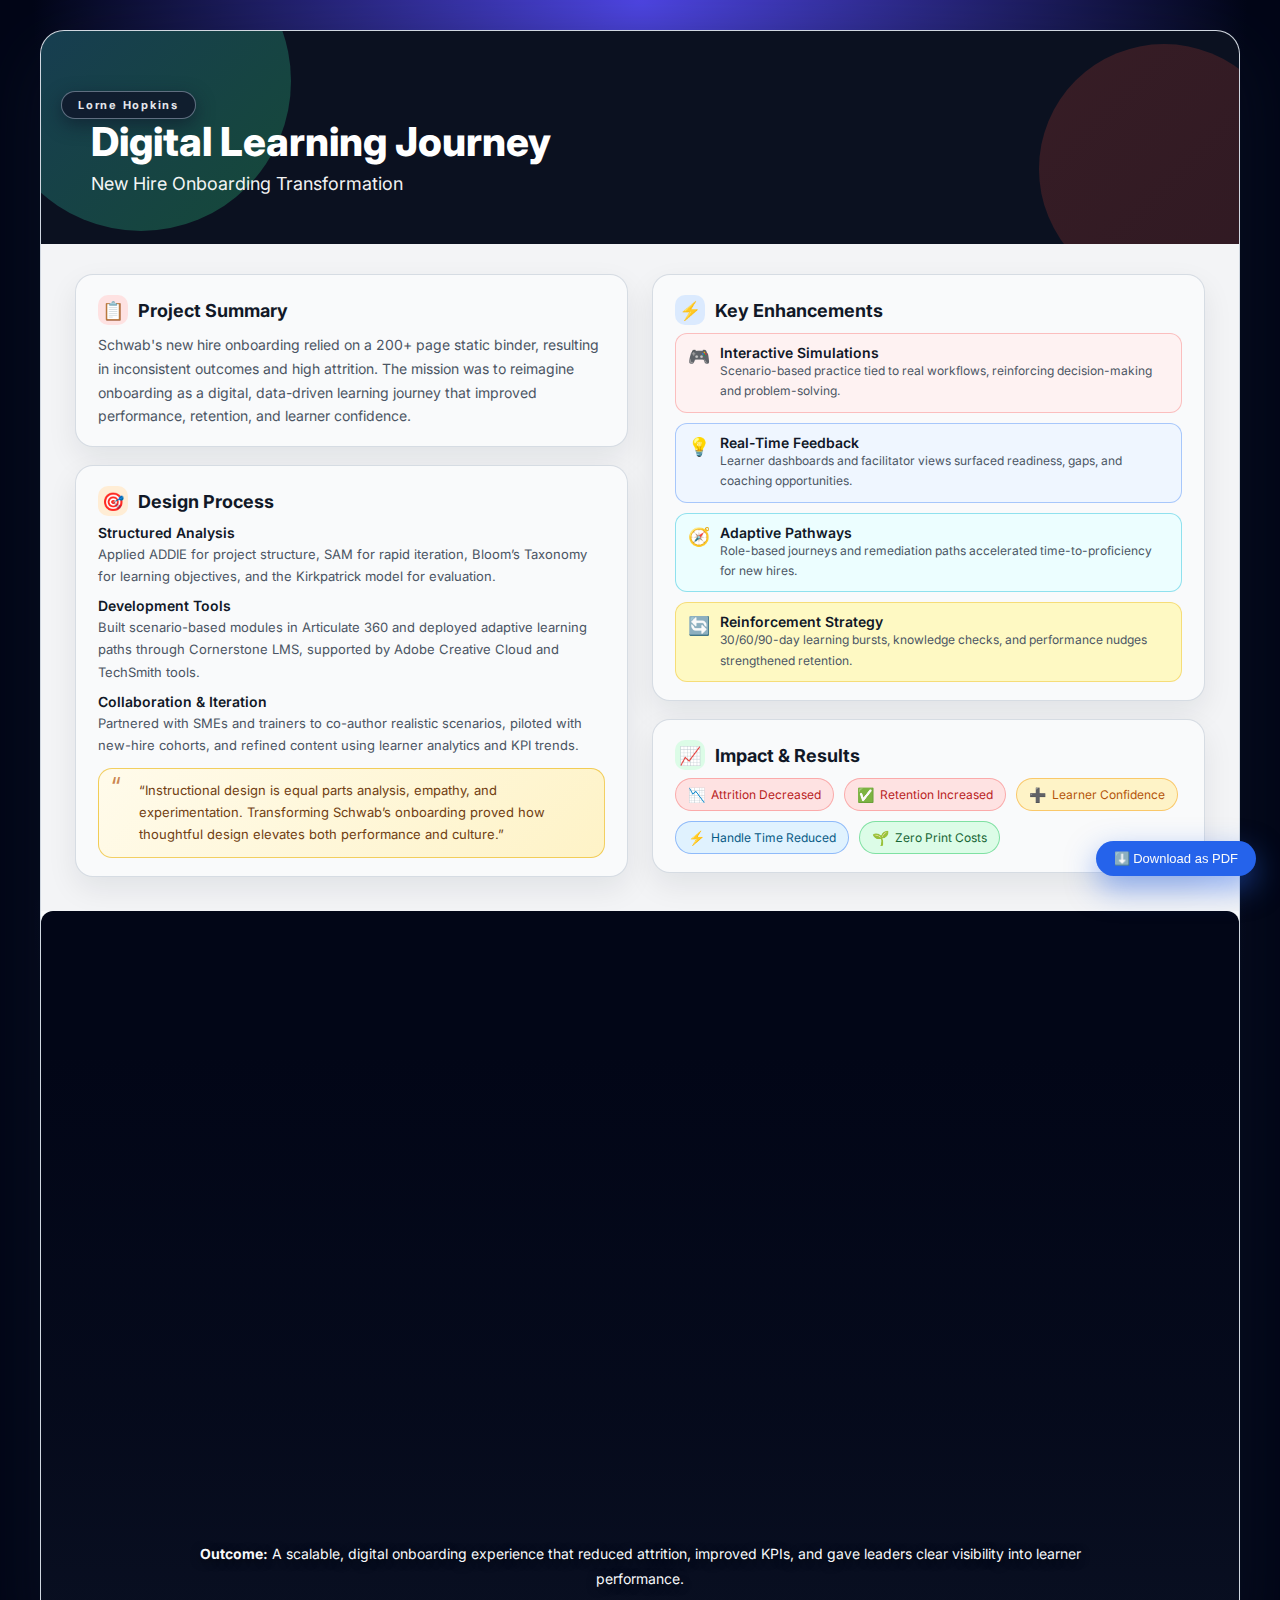
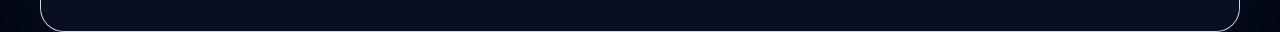
<file: index.html>
<!DOCTYPE html>
<html lang="en">
<head>
  <meta charset="UTF-8" />
  <meta name="viewport" content="width=device-width, initial-scale=1.0" />
  <title>Schwab Digital Learning Journey</title>
  <link href="https://fonts.googleapis.com/css2?family=Inter:wght@300;400;500;600;700;800&display=swap" rel="stylesheet" />
  <link rel="stylesheet" href="styles.css" />
</head>
<body>
  <div class="page-wrapper">
    <header class="header">
      <div class="header-overlay"></div>
      <div class="logo">Lorne Hopkins</div>
      <h1>Digital Learning Journey</h1>
      <div class="subtitle">New Hire Onboarding Transformation</div>
    </header>
    <main class="main-content">
      <section class="column left-column">
        <section class="section card reveal">
          <div class="section-header"><div class="section-icon summary">📋</div><h2 class="section-title">Project Summary</h2></div>
          <p class="section-body">Schwab's new hire onboarding relied on a 200+ page static binder, resulting in inconsistent outcomes and high attrition. The mission was to reimagine onboarding as a digital, data-driven learning journey that improved performance, retention, and learner confidence.</p>
        </section>
        <section class="section card reveal">
          <div class="section-header"><div class="section-icon process">🎯</div><h2 class="section-title">Design Process</h2></div>
          <div class="bullet-group">
            <div class="bullet"><div class="bullet-title">Structured Analysis</div><div class="bullet-text">Applied ADDIE for project structure, SAM for rapid iteration, Bloom’s Taxonomy for learning objectives, and the Kirkpatrick model for evaluation.</div></div>
            <div class="bullet"><div class="bullet-title">Development Tools</div><div class="bullet-text">Built scenario-based modules in Articulate 360 and deployed adaptive learning paths through Cornerstone LMS, supported by Adobe Creative Cloud and TechSmith tools.</div></div>
            <div class="bullet"><div class="bullet-title">Collaboration & Iteration</div><div class="bullet-text">Partnered with SMEs and trainers to co-author realistic scenarios, piloted with new-hire cohorts, and refined content using learner analytics and KPI trends.</div></div>
          </div>
          <div class="quote-box"><p class="quote-text">“Instructional design is equal parts analysis, empathy, and experimentation. Transforming Schwab’s onboarding proved how thoughtful design elevates both performance and culture.”</p></div>
        </section>
      </section>
      <section class="column right-column">
        <section class="section card reveal">
          <div class="section-header"><div class="section-icon enhance">⚡</div><h2 class="section-title">Key Enhancements</h2></div>
          <div class="enhancement-list">
            <div class="enhancement"><div class="enhancement-icon">🎮</div><div class="enhancement-body"><div class="enhancement-title">Interactive Simulations</div><div class="enhancement-text">Scenario-based practice tied to real workflows, reinforcing decision-making and problem-solving.</div></div></div>
            <div class="enhancement"><div class="enhancement-icon">💡</div><div class="enhancement-body"><div class="enhancement-title">Real-Time Feedback</div><div class="enhancement-text">Learner dashboards and facilitator views surfaced readiness, gaps, and coaching opportunities.</div></div></div>
            <div class="enhancement"><div class="enhancement-icon">🧭</div><div class="enhancement-body"><div class="enhancement-title">Adaptive Pathways</div><div class="enhancement-text">Role-based journeys and remediation paths accelerated time-to-proficiency for new hires.</div></div></div>
            <div class="enhancement"><div class="enhancement-icon">🔄</div><div class="enhancement-body"><div class="enhancement-title">Reinforcement Strategy</div><div class="enhancement-text">30/60/90-day learning bursts, knowledge checks, and performance nudges strengthened retention.</div></div></div>
          </div>
        </section>
        <section class="section card reveal">
          <div class="section-header"><div class="section-icon impact">📈</div><h2 class="section-title">Impact & Results</h2></div>
          <div class="impact-grid">
            <div class="impact-pill"><span class="impact-icon">📉</span><span>Attrition Decreased</span></div>
            <div class="impact-pill"><span class="impact-icon">✅</span><span>Retention Increased</span></div>
            <div class="impact-pill"><span class="impact-icon">➕</span><span>Learner Confidence</span></div>
            <div class="impact-pill"><span class="impact-icon">⚡</span><span>Handle Time Reduced</span></div>
            <div class="impact-pill"><span class="impact-icon">🌱</span><span>Zero Print Costs</span></div>
          </div>
        </section>
      </section>
    </main>
    <footer class="footer">
      <div class="footer-overlay"></div>
      <div class="footer-text"><strong>Outcome:</strong> A scalable, digital onboarding experience that reduced attrition, improved KPIs, and gave leaders clear visibility into learner performance.</div>
    </footer>
  </div>
  <button id="downloadPDF" class="pdf-button">⬇️ Download as PDF</button>
  <script src="script.js"></script>
</body>
</html>
</file>
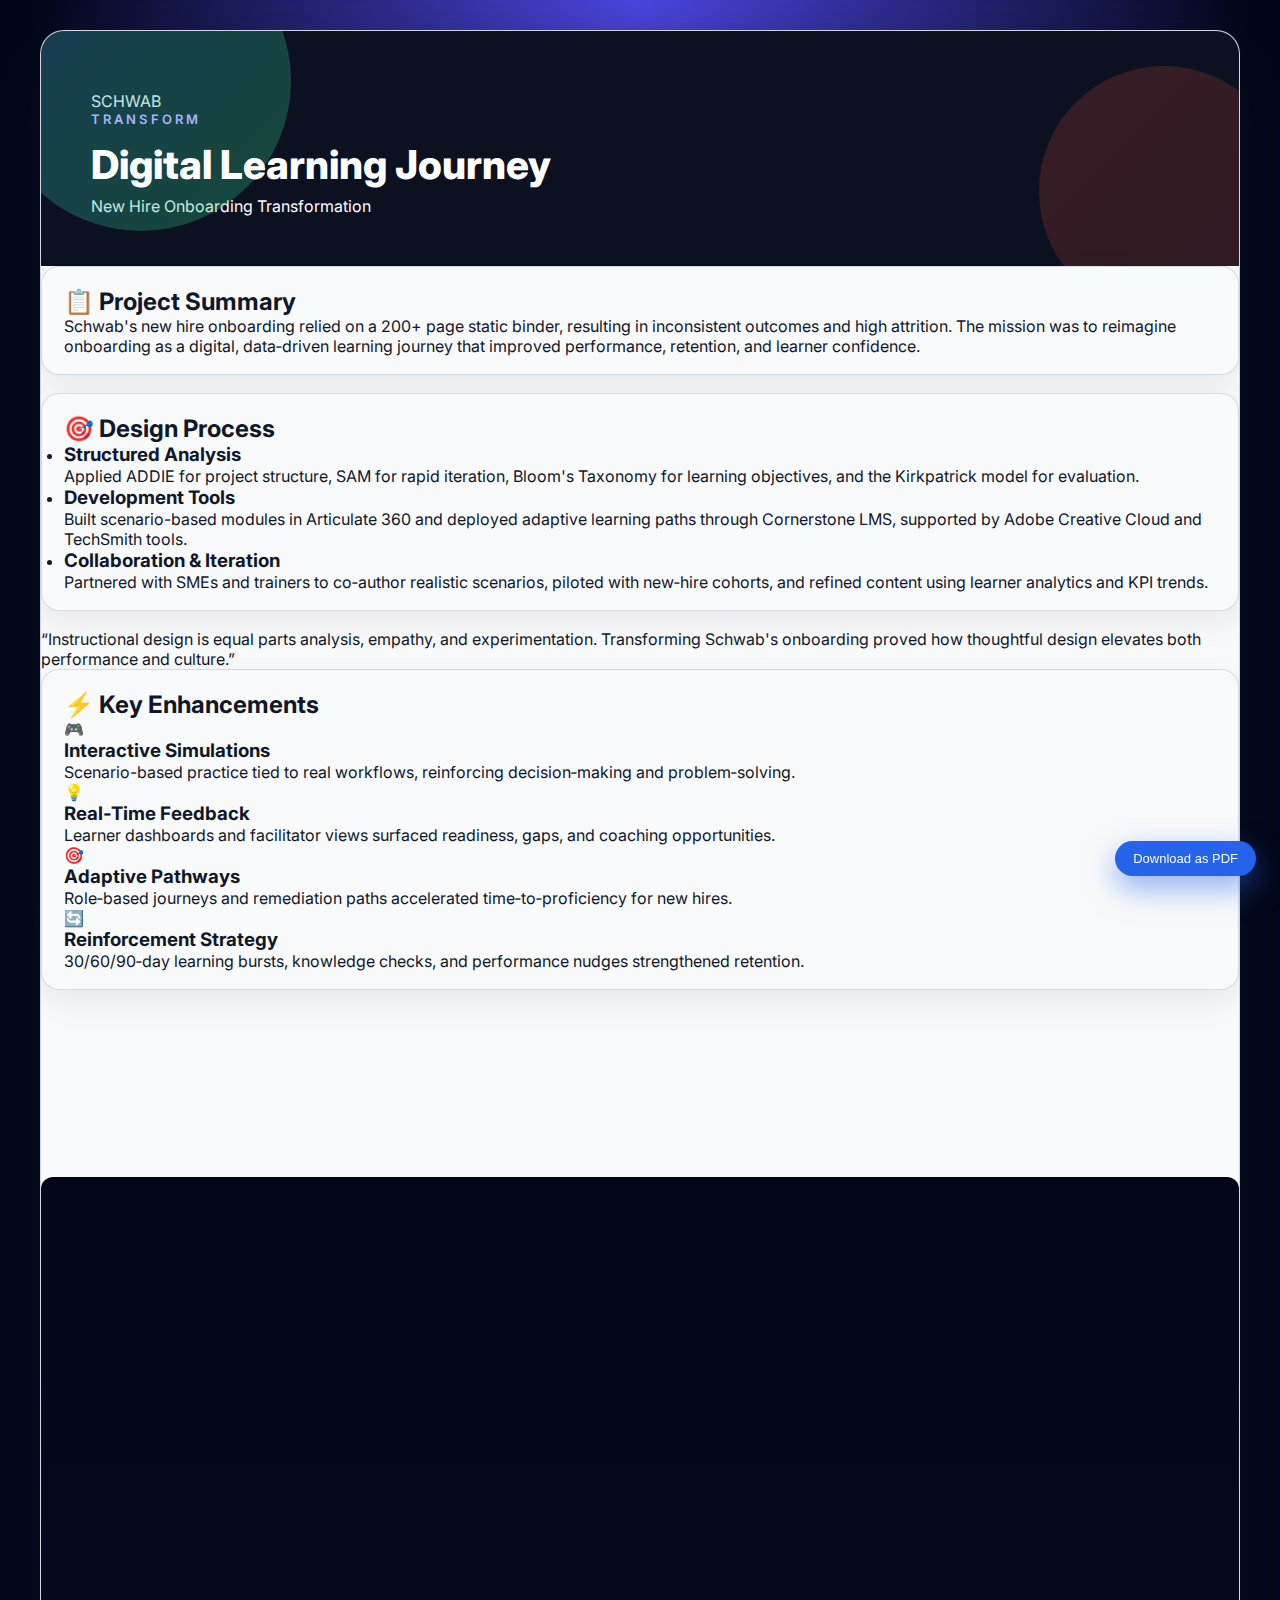
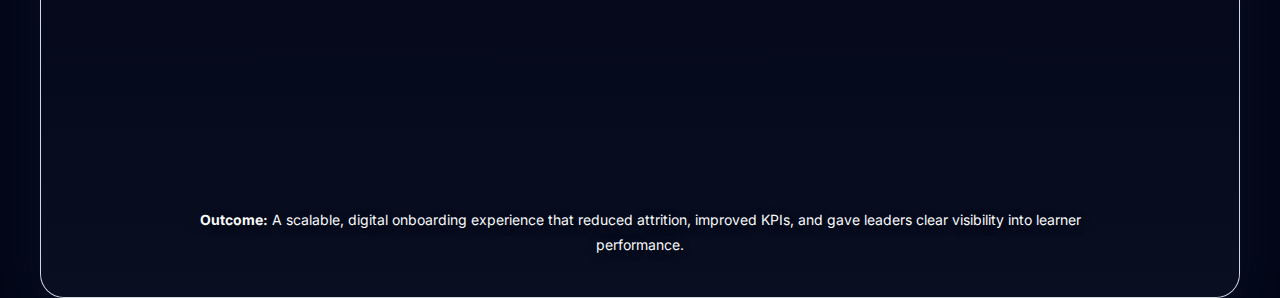
<file: eight.index.html>
<!DOCTYPE html>
<html lang="en">
<head>
  <meta charset="UTF-8" />
  <meta name="viewport" content="width=device-width, initial-scale=1.0" />
  <title>Schwab Digital Learning Journey – Impact One-Pager</title>
  <link href="https://fonts.googleapis.com/css2?family=Inter:wght@300;400;500;600;700;800&display=swap" rel="stylesheet" />
  <link rel="stylesheet" href="styles.css" />
</head>
<body>
  <div class="page-wrapper">
    <!-- HERO / HEADER -->
    <header class="header">
      <div class="logo-pill">SCHWAB</div>
      <div class="header-inner">
        <p class="header-tag">TRANSFORM</p>
        <h1 class="header-title">Digital Learning Journey</h1>
        <p class="header-subtitle">New Hire Onboarding Transformation</p>
      </div>
    </header>

    <!-- MAIN GRID CONTENT -->
    <main class="main">
      <!-- LEFT COLUMN -->
      <section class="column column-left">
        <section class="card section reveal">
          <h2 class="section-heading">
            <span class="icon">📋</span>
            Project Summary
          </h2>
          <p>
            Schwab's new hire onboarding relied on a 200+ page static binder, resulting in inconsistent outcomes and high attrition.
            The mission was to reimagine onboarding as a digital, data‑driven learning journey that improved performance, retention,
            and learner confidence.
          </p>
        </section>

        <section class="card section reveal">
          <h2 class="section-heading">
            <span class="icon">🎯</span>
            Design Process
          </h2>
          <ul class="bullets">
            <li>
              <h3>Structured Analysis</h3>
              <p>Applied ADDIE for project structure, SAM for rapid iteration, Bloom's Taxonomy for learning objectives, and the Kirkpatrick model for evaluation.</p>
            </li>
            <li>
              <h3>Development Tools</h3>
              <p>Built scenario-based modules in Articulate 360 and deployed adaptive learning paths through Cornerstone LMS, supported by Adobe Creative Cloud and TechSmith tools.</p>
            </li>
            <li>
              <h3>Collaboration &amp; Iteration</h3>
              <p>Partnered with SMEs and trainers to co‑author realistic scenarios, piloted with new‑hire cohorts, and refined content using learner analytics and KPI trends.</p>
            </li>
          </ul>
        </section>

        <section class="quote section reveal">
          <p>
            “Instructional design is equal parts analysis, empathy, and experimentation. Transforming Schwab's onboarding proved how
            thoughtful design elevates both performance and culture.”
          </p>
        </section>
      </section>

      <!-- RIGHT COLUMN -->
      <section class="column column-right">
        <section class="card section reveal">
          <h2 class="section-heading">
            <span class="icon">⚡</span>
            Key Enhancements
          </h2>

          <div class="feature-list">
            <article class="feature">
              <div class="feature-icon">🎮</div>
              <div>
                <h3>Interactive Simulations</h3>
                <p>Scenario-based practice tied to real workflows, reinforcing decision‑making and problem‑solving.</p>
              </div>
            </article>

            <article class="feature">
              <div class="feature-icon">💡</div>
              <div>
                <h3>Real-Time Feedback</h3>
                <p>Learner dashboards and facilitator views surfaced readiness, gaps, and coaching opportunities.</p>
              </div>
            </article>

            <article class="feature">
              <div class="feature-icon">🎯</div>
              <div>
                <h3>Adaptive Pathways</h3>
                <p>Role‑based journeys and remediation paths accelerated time‑to‑proficiency for new hires.</p>
              </div>
            </article>

            <article class="feature">
              <div class="feature-icon">🔄</div>
              <div>
                <h3>Reinforcement Strategy</h3>
                <p>30/60/90‑day learning bursts, knowledge checks, and performance nudges strengthened retention.</p>
              </div>
            </article>
          </div>
        </section>

        <section class="card section reveal">
          <h2 class="section-heading">
            <span class="icon">📈</span>
            Impact &amp; Results
          </h2>

          <div class="metrics-row">
            <div class="metric-pill">
              <span class="metric-icon">📉</span>
              <span class="metric-label">Attrition Decreased</span>
            </div>
            <div class="metric-pill">
              <span class="metric-icon">📈</span>
              <span class="metric-label">Retention Increased</span>
            </div>
            <div class="metric-pill">
              <span class="metric-icon">+25%</span>
              <span class="metric-label">Learner Confidence</span>
            </div>
          </div>

          <div class="metrics-row">
            <div class="metric-pill">
              <span class="metric-icon">⚡</span>
              <span class="metric-label">Handle Time Reduced</span>
            </div>
            <div class="metric-pill">
              <span class="metric-icon">🌱</span>
              <span class="metric-label">Zero Print Costs</span>
            </div>
          </div>
        </section>
      </section>
    </main>

    <!-- FOOTER SUMMARY -->
    <footer class="footer">
      <div class="footer-overlay"></div>
      <p class="footer-text">
        <strong>Outcome:</strong>
        A scalable, digital onboarding experience that reduced attrition, improved KPIs, and gave leaders clear visibility into learner performance.
      </p>
    </footer>
  </div>

  <!-- Simple PDF fallback: opens browser print dialog -->
  <button id="downloadPDF" class="pdf-button">Download as PDF</button>

  <script src="script.js"></script>
</body>
</html>
</file>
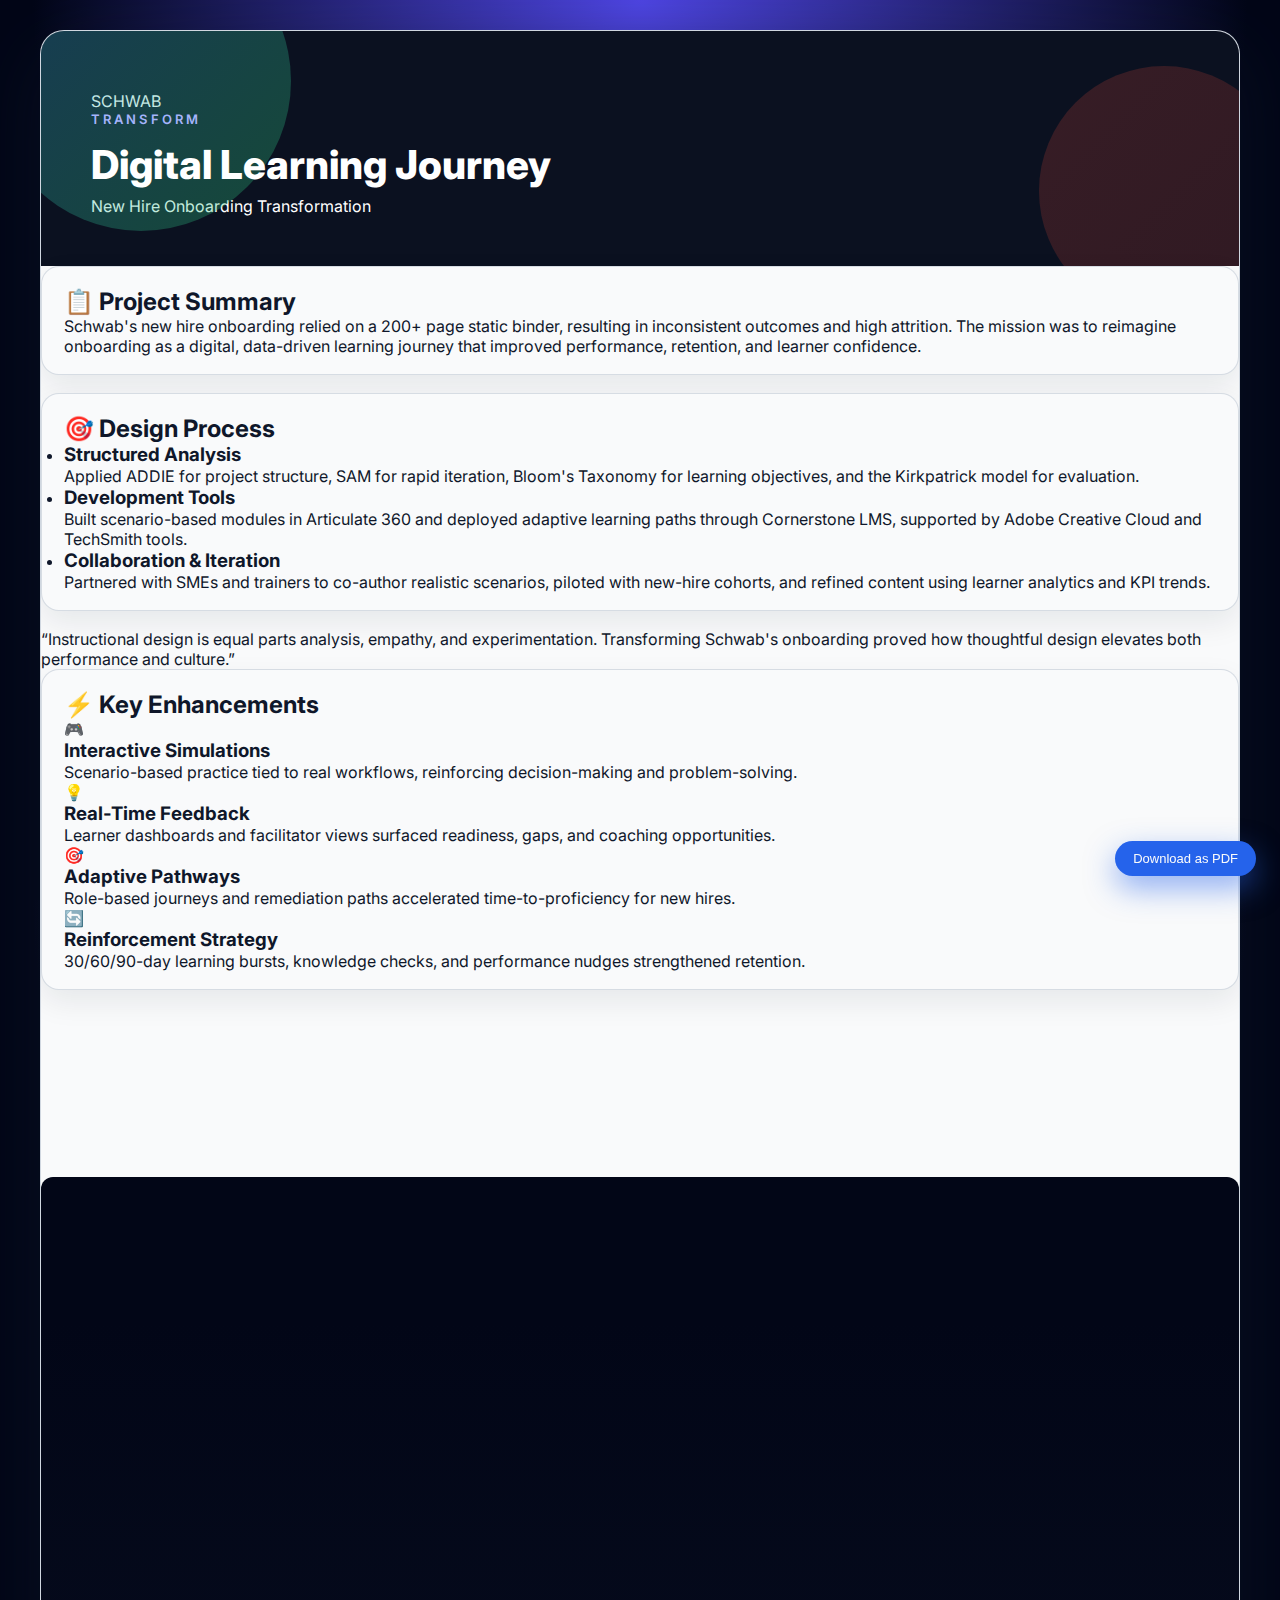
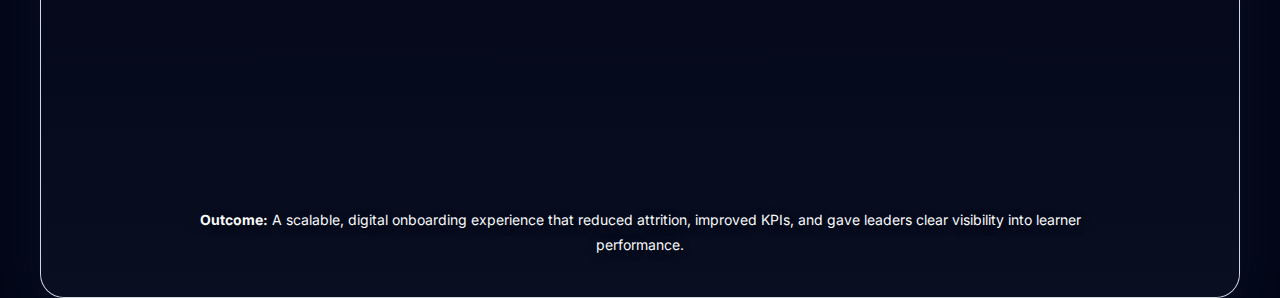
<file: nine.index.html>
<!DOCTYPE html>
<html lang="en">
<head>
  <meta charset="UTF-8" />
  <meta name="viewport" content="width=device-width, initial-scale=1.0" />
  <title>Schwab Digital Learning Journey – Impact One-Pager</title>
  <link href="https://fonts.googleapis.com/css2?family=Inter:wght@300;400;500;600;700;800&display=swap" rel="stylesheet" />
  <link rel="stylesheet" href="styles.css" />
</head>
<body>
  <div class="page-wrapper">
    <!-- HERO / HEADER -->
    <header class="header">
      <div class="logo-pill">SCHWAB</div>
      <div class="header-inner">
        <p class="header-tag">TRANSFORM</p>
        <h1 class="header-title">Digital Learning Journey</h1>
        <p class="header-subtitle">New Hire Onboarding Transformation</p>
      </div>
    </header>

    <!-- MAIN GRID CONTENT -->
    <main class="main">
      <!-- LEFT COLUMN -->
      <section class="column column-left">
        <section class="card section reveal">
          <h2 class="section-heading">
            <span class="icon">📋</span>
            Project Summary
          </h2>
          <p>
            Schwab's new hire onboarding relied on a 200+ page static binder, resulting in inconsistent outcomes and high attrition.
            The mission was to reimagine onboarding as a digital, data-driven learning journey that improved performance, retention,
            and learner confidence.
          </p>
        </section>

        <section class="card section reveal">
          <h2 class="section-heading">
            <span class="icon">🎯</span>
            Design Process
          </h2>
          <ul class="bullets">
            <li>
              <h3>Structured Analysis</h3>
              <p>Applied ADDIE for project structure, SAM for rapid iteration, Bloom's Taxonomy for learning objectives, and the Kirkpatrick model for evaluation.</p>
            </li>
            <li>
              <h3>Development Tools</h3>
              <p>Built scenario-based modules in Articulate 360 and deployed adaptive learning paths through Cornerstone LMS, supported by Adobe Creative Cloud and TechSmith tools.</p>
            </li>
            <li>
              <h3>Collaboration &amp; Iteration</h3>
              <p>Partnered with SMEs and trainers to co-author realistic scenarios, piloted with new-hire cohorts, and refined content using learner analytics and KPI trends.</p>
            </li>
          </ul>
        </section>

        <section class="quote section reveal">
          <p>
            “Instructional design is equal parts analysis, empathy, and experimentation. Transforming Schwab's onboarding proved how
            thoughtful design elevates both performance and culture.”
          </p>
        </section>
      </section>

      <!-- RIGHT COLUMN -->
      <section class="column column-right">
        <section class="card section reveal">
          <h2 class="section-heading">
            <span class="icon">⚡</span>
            Key Enhancements
          </h2>

          <div class="feature-list">
            <article class="feature">
              <div class="feature-icon">🎮</div>
              <div>
                <h3>Interactive Simulations</h3>
                <p>Scenario-based practice tied to real workflows, reinforcing decision-making and problem-solving.</p>
              </div>
            </article>

            <article class="feature">
              <div class="feature-icon">💡</div>
              <div>
                <h3>Real-Time Feedback</h3>
                <p>Learner dashboards and facilitator views surfaced readiness, gaps, and coaching opportunities.</p>
              </div>
            </article>

            <article class="feature">
              <div class="feature-icon">🎯</div>
              <div>
                <h3>Adaptive Pathways</h3>
                <p>Role-based journeys and remediation paths accelerated time-to-proficiency for new hires.</p>
              </div>
            </article>

            <article class="feature">
              <div class="feature-icon">🔄</div>
              <div>
                <h3>Reinforcement Strategy</h3>
                <p>30/60/90-day learning bursts, knowledge checks, and performance nudges strengthened retention.</p>
              </div>
            </article>
          </div>
        </section>

        <section class="card section reveal">
          <h2 class="section-heading">
            <span class="icon">📈</span>
            Impact &amp; Results
          </h2>

          <div class="metrics-row">
            <div class="metric-pill">
              <span class="metric-icon">📉</span>
              <span class="metric-label">Attrition Decreased</span>
            </div>
            <div class="metric-pill">
              <span class="metric-icon">📈</span>
              <span class="metric-label">Retention Increased</span>
            </div>
            <div class="metric-pill">
              <span class="metric-icon">+25%</span>
              <span class="metric-label">Learner Confidence</span>
            </div>
          </div>

          <div class="metrics-row">
            <div class="metric-pill">
              <span class="metric-icon">⚡</span>
              <span class="metric-label">Handle Time Reduced</span>
            </div>
            <div class="metric-pill">
              <span class="metric-icon">🌱</span>
              <span class="metric-label">Zero Print Costs</span>
            </div>
          </div>
        </section>
      </section>
    </main>

    <!-- FOOTER SUMMARY -->
    <footer class="footer">
      <div class="footer-overlay"></div>
      <p class="footer-text">
        <strong>Outcome:</strong>
        A scalable, digital onboarding experience that reduced attrition, improved KPIs, and gave leaders clear visibility into learner performance.
      </p>
    </footer>
  </div>

  <!-- PDF button -->
  <button id="downloadPDF" class="pdf-button">Download as PDF</button>

  <script src="script.js"></script>
</body>
</html>
</file>
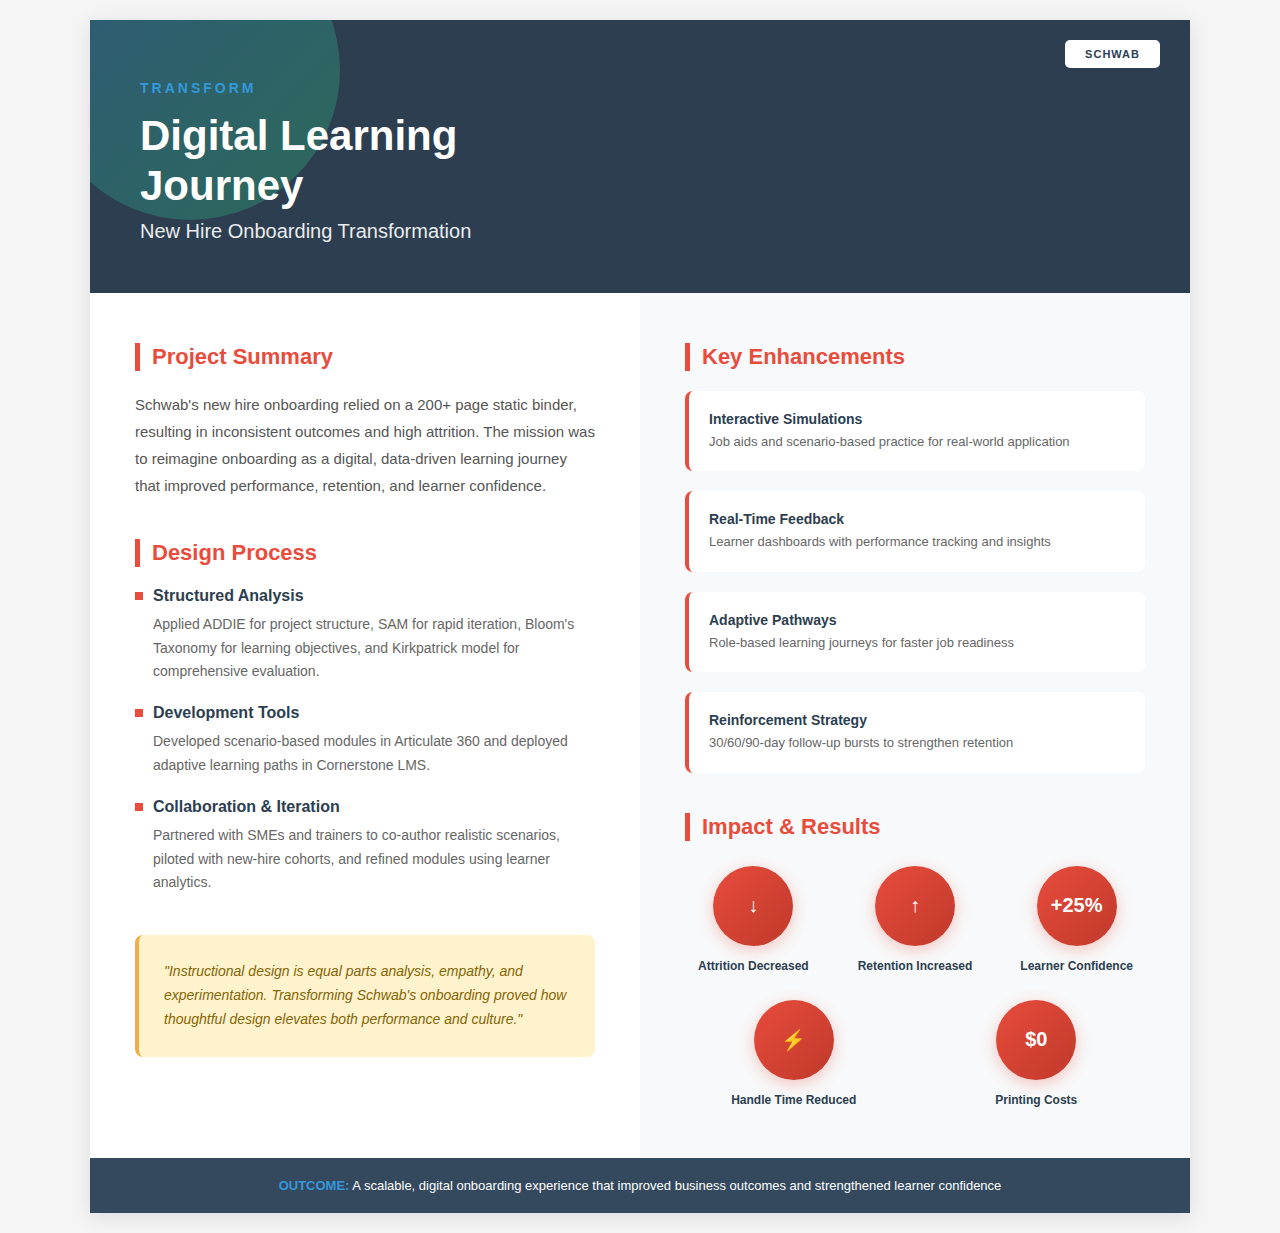
<file: one.index.html>
<!DOCTYPE html>
<html lang="en">
<head>
    <meta charset="UTF-8">
    <meta name="viewport" content="width=device-width, initial-scale=1.0">
    <title>Schwab Digital Learning Journey</title>
    <style>
        * {
            margin: 0;
            padding: 0;
            box-sizing: border-box;
        }
        
        body {
            font-family: 'Inter', -apple-system, BlinkMacSystemFont, 'Segoe UI', sans-serif;
            background: #f5f5f5;
            padding: 20px;
            min-height: 100vh;
            display: flex;
            justify-content: center;
            align-items: center;
        }
        
        .container {
            max-width: 1100px;
            width: 100%;
            background: white;
            border-radius: 0;
            overflow: hidden;
            box-shadow: 0 4px 20px rgba(0,0,0,0.1);
        }
        
        .header {
            background: #2c3e50;
            padding: 60px 50px 50px;
            color: white;
            position: relative;
            overflow: hidden;
        }
        
        .header::before {
            content: '';
            position: absolute;
            top: -100px;
            left: -50px;
            width: 300px;
            height: 300px;
            background: linear-gradient(135deg, #3498db 0%, #2ecc71 100%);
            border-radius: 50%;
            opacity: 0.3;
        }
        
        .logo {
            position: absolute;
            top: 20px;
            right: 30px;
            background: white;
            padding: 8px 20px;
            border-radius: 5px;
            font-size: 11px;
            color: #2c3e50;
            font-weight: 700;
            letter-spacing: 1px;
        }
        
        .header-tag {
            font-size: 14px;
            font-weight: 600;
            letter-spacing: 3px;
            text-transform: uppercase;
            color: #3498db;
            margin-bottom: 15px;
            position: relative;
            z-index: 1;
        }
        
        .header h1 {
            font-size: 42px;
            font-weight: 700;
            margin-bottom: 8px;
            position: relative;
            z-index: 1;
            line-height: 1.2;
        }
        
        .header .subtitle {
            font-size: 20px;
            font-weight: 400;
            opacity: 0.9;
            position: relative;
            z-index: 1;
        }
        
        .main-content {
            display: grid;
            grid-template-columns: 1fr 1fr;
            min-height: 600px;
        }
        
        .left-column {
            background: white;
            padding: 50px 45px;
        }
        
        .right-column {
            background: #f8f9fa;
            padding: 50px 45px;
        }
        
        .section {
            margin-bottom: 40px;
        }
        
        .section:last-child {
            margin-bottom: 0;
        }
        
        .section-title {
            color: #e74c3c;
            font-size: 22px;
            font-weight: 700;
            margin-bottom: 20px;
            display: flex;
            align-items: center;
            gap: 12px;
        }
        
        .section-title::before {
            content: '';
            width: 5px;
            height: 28px;
            background: #e74c3c;
        }
        
        .section-content {
            color: #555;
            font-size: 15px;
            line-height: 1.8;
        }
        
        .item-list {
            list-style: none;
            padding: 0;
        }
        
        .item-list li {
            margin-bottom: 20px;
            padding-left: 0;
        }
        
        .item-title {
            font-weight: 700;
            color: #2c3e50;
            margin-bottom: 8px;
            font-size: 16px;
            display: flex;
            align-items: center;
            gap: 10px;
        }
        
        .item-title::before {
            content: '';
            width: 8px;
            height: 8px;
            background: #e74c3c;
            display: inline-block;
            flex-shrink: 0;
        }
        
        .item-description {
            color: #666;
            font-size: 14px;
            line-height: 1.7;
            padding-left: 18px;
        }
        
        .stats-grid {
            display: grid;
            grid-template-columns: 1fr;
            gap: 20px;
            margin-top: 20px;
        }
        
        .stat-item {
            background: white;
            padding: 20px;
            border-radius: 8px;
            border-left: 4px solid #e74c3c;
        }
        
        .stat-label {
            font-size: 14px;
            color: #2c3e50;
            font-weight: 700;
            margin-bottom: 5px;
        }
        
        .stat-value {
            font-size: 13px;
            color: #666;
            line-height: 1.5;
        }
        
        .metric-circles {
            display: flex;
            gap: 25px;
            margin-top: 25px;
            flex-wrap: wrap;
        }
        
        .circle {
            text-align: center;
            flex: 1;
            min-width: 100px;
        }
        
        .circle-graph {
            width: 80px;
            height: 80px;
            border-radius: 50%;
            background: linear-gradient(135deg, #e74c3c 0%, #c0392b 100%);
            margin: 0 auto 12px;
            display: flex;
            align-items: center;
            justify-content: center;
            color: white;
            font-size: 20px;
            font-weight: 700;
            box-shadow: 0 4px 15px rgba(231, 76, 60, 0.3);
        }
        
        .circle-label {
            font-size: 12px;
            color: #2c3e50;
            font-weight: 600;
            line-height: 1.4;
        }
        
        .quote-box {
            background: #fff3cd;
            padding: 25px;
            border-radius: 8px;
            border-left: 4px solid #f0ad4e;
            margin-top: 30px;
        }
        
        .quote-box p {
            color: #856404;
            font-size: 14px;
            line-height: 1.7;
            font-style: italic;
        }
        
        .footer {
            background: #34495e;
            color: white;
            padding: 20px 50px;
            font-size: 13px;
            text-align: center;
        }
        
        .footer strong {
            color: #3498db;
        }
        
        @media print {
            body {
                padding: 0;
                background: white;
            }
            .container {
                box-shadow: none;
                max-width: 100%;
            }
        }
    </style>
</head>
<body>
    <div class="container">
        <div class="header">
            <div class="logo">SCHWAB</div>
            <div class="header-tag">TRANSFORM</div>
            <h1>Digital Learning<br>Journey</h1>
            <div class="subtitle">New Hire Onboarding Transformation</div>
        </div>
        
        <div class="main-content">
            <div class="left-column">
                <div class="section">
                    <h2 class="section-title">Project Summary</h2>
                    <div class="section-content">
                        <p>Schwab's new hire onboarding relied on a 200+ page static binder, resulting in inconsistent outcomes and high attrition. The mission was to reimagine onboarding as a digital, data-driven learning journey that improved performance, retention, and learner confidence.</p>
                    </div>
                </div>
                
                <div class="section">
                    <h2 class="section-title">Design Process</h2>
                    <ul class="item-list">
                        <li>
                            <div class="item-title">Structured Analysis</div>
                            <div class="item-description">Applied ADDIE for project structure, SAM for rapid iteration, Bloom's Taxonomy for learning objectives, and Kirkpatrick model for comprehensive evaluation.</div>
                        </li>
                        <li>
                            <div class="item-title">Development Tools</div>
                            <div class="item-description">Developed scenario-based modules in Articulate 360 and deployed adaptive learning paths in Cornerstone LMS.</div>
                        </li>
                        <li>
                            <div class="item-title">Collaboration & Iteration</div>
                            <div class="item-description">Partnered with SMEs and trainers to co-author realistic scenarios, piloted with new-hire cohorts, and refined modules using learner analytics.</div>
                        </li>
                    </ul>
                </div>
                
                <div class="quote-box">
                    <p>"Instructional design is equal parts analysis, empathy, and experimentation. Transforming Schwab's onboarding proved how thoughtful design elevates both performance and culture."</p>
                </div>
            </div>
            
            <div class="right-column">
                <div class="section">
                    <h2 class="section-title">Key Enhancements</h2>
                    <div class="stats-grid">
                        <div class="stat-item">
                            <div class="stat-label">Interactive Simulations</div>
                            <div class="stat-value">Job aids and scenario-based practice for real-world application</div>
                        </div>
                        <div class="stat-item">
                            <div class="stat-label">Real-Time Feedback</div>
                            <div class="stat-value">Learner dashboards with performance tracking and insights</div>
                        </div>
                        <div class="stat-item">
                            <div class="stat-label">Adaptive Pathways</div>
                            <div class="stat-value">Role-based learning journeys for faster job readiness</div>
                        </div>
                        <div class="stat-item">
                            <div class="stat-label">Reinforcement Strategy</div>
                            <div class="stat-value">30/60/90-day follow-up bursts to strengthen retention</div>
                        </div>
                    </div>
                </div>
                
                <div class="section">
                    <h2 class="section-title">Impact & Results</h2>
                    <div class="metric-circles">
                        <div class="circle">
                            <div class="circle-graph">↓</div>
                            <div class="circle-label">Attrition Decreased</div>
                        </div>
                        <div class="circle">
                            <div class="circle-graph">↑</div>
                            <div class="circle-label">Retention Increased</div>
                        </div>
                        <div class="circle">
                            <div class="circle-graph">+25%</div>
                            <div class="circle-label">Learner Confidence</div>
                        </div>
                        <div class="circle">
                            <div class="circle-graph">⚡</div>
                            <div class="circle-label">Handle Time Reduced</div>
                        </div>
                        <div class="circle">
                            <div class="circle-graph">$0</div>
                            <div class="circle-label">Printing Costs</div>
                        </div>
                    </div>
                </div>
            </div>
        </div>
        
        <div class="footer">
            <strong>OUTCOME:</strong> A scalable, digital onboarding experience that improved business outcomes and strengthened learner confidence
        </div>
    </div>
</body>
</html>
</file>
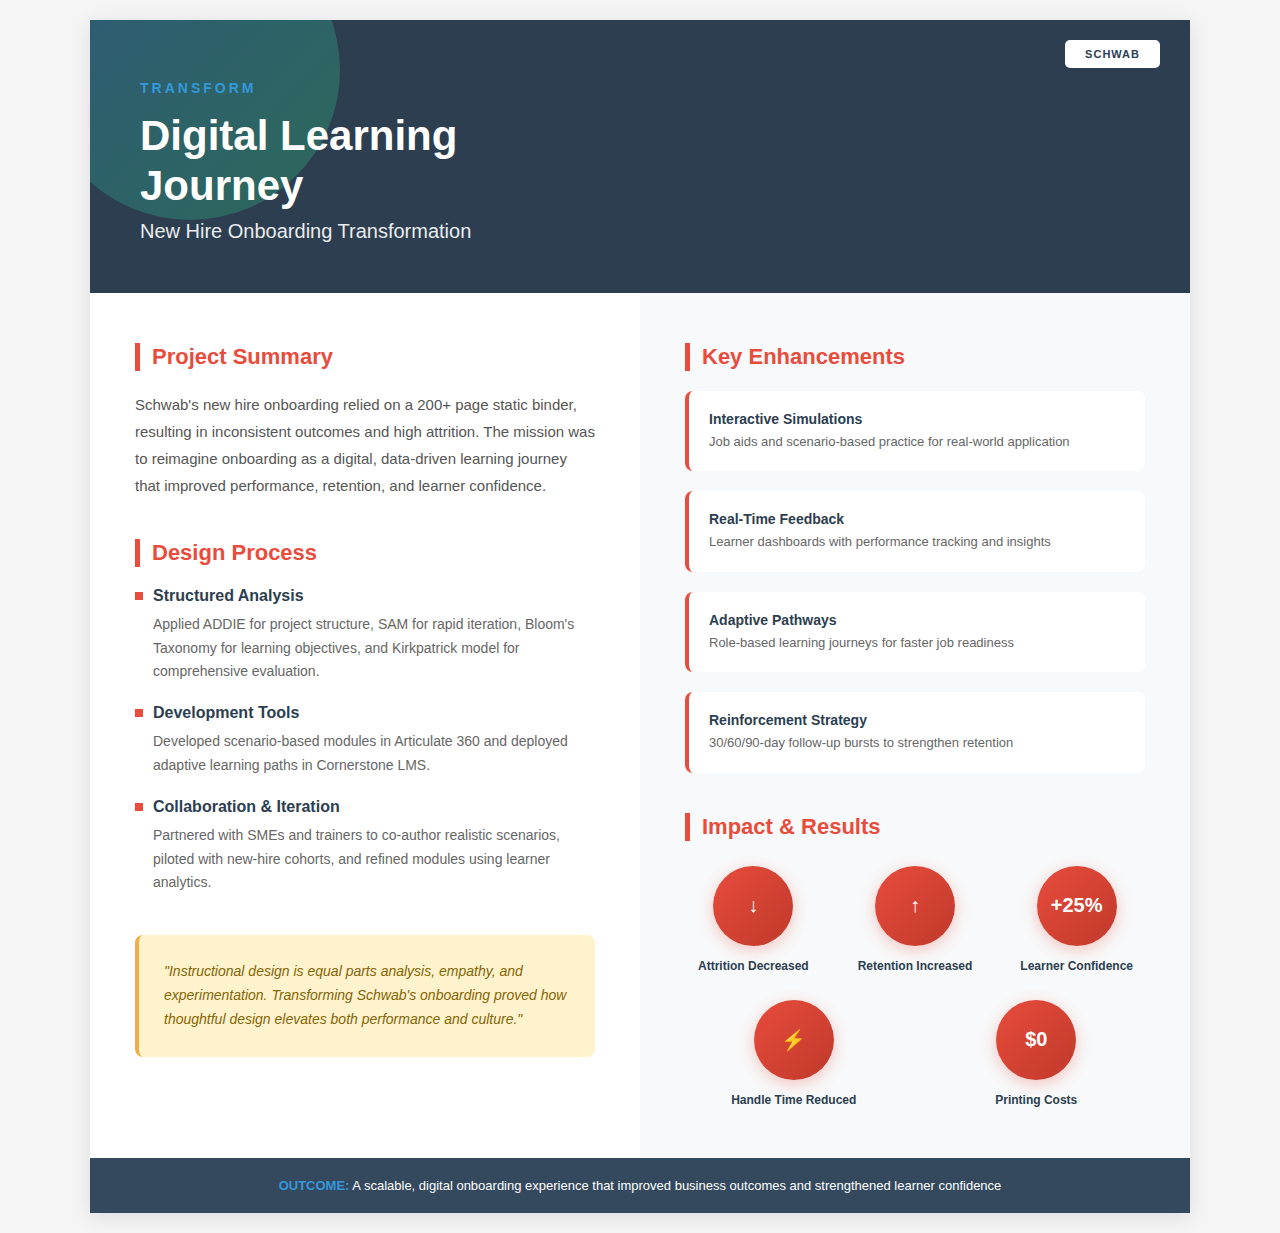
<file: schwab-onepager.html>
<!DOCTYPE html>
<html lang="en">
<head>
    <meta charset="UTF-8">
    <meta name="viewport" content="width=device-width, initial-scale=1.0">
    <title>Schwab Digital Learning Journey</title>
    <style>
        * {
            margin: 0;
            padding: 0;
            box-sizing: border-box;
        }
        
        body {
            font-family: 'Inter', -apple-system, BlinkMacSystemFont, 'Segoe UI', sans-serif;
            background: #f5f5f5;
            padding: 20px;
            min-height: 100vh;
            display: flex;
            justify-content: center;
            align-items: center;
        }
        
        .container {
            max-width: 1100px;
            width: 100%;
            background: white;
            border-radius: 0;
            overflow: hidden;
            box-shadow: 0 4px 20px rgba(0,0,0,0.1);
        }
        
        .header {
            background: #2c3e50;
            padding: 60px 50px 50px;
            color: white;
            position: relative;
            overflow: hidden;
        }
        
        .header::before {
            content: '';
            position: absolute;
            top: -100px;
            left: -50px;
            width: 300px;
            height: 300px;
            background: linear-gradient(135deg, #3498db 0%, #2ecc71 100%);
            border-radius: 50%;
            opacity: 0.3;
        }
        
        .logo {
            position: absolute;
            top: 20px;
            right: 30px;
            background: white;
            padding: 8px 20px;
            border-radius: 5px;
            font-size: 11px;
            color: #2c3e50;
            font-weight: 700;
            letter-spacing: 1px;
        }
        
        .header-tag {
            font-size: 14px;
            font-weight: 600;
            letter-spacing: 3px;
            text-transform: uppercase;
            color: #3498db;
            margin-bottom: 15px;
            position: relative;
            z-index: 1;
        }
        
        .header h1 {
            font-size: 42px;
            font-weight: 700;
            margin-bottom: 8px;
            position: relative;
            z-index: 1;
            line-height: 1.2;
        }
        
        .header .subtitle {
            font-size: 20px;
            font-weight: 400;
            opacity: 0.9;
            position: relative;
            z-index: 1;
        }
        
        .main-content {
            display: grid;
            grid-template-columns: 1fr 1fr;
            min-height: 600px;
        }
        
        .left-column {
            background: white;
            padding: 50px 45px;
        }
        
        .right-column {
            background: #f8f9fa;
            padding: 50px 45px;
        }
        
        .section {
            margin-bottom: 40px;
        }
        
        .section:last-child {
            margin-bottom: 0;
        }
        
        .section-title {
            color: #e74c3c;
            font-size: 22px;
            font-weight: 700;
            margin-bottom: 20px;
            display: flex;
            align-items: center;
            gap: 12px;
        }
        
        .section-title::before {
            content: '';
            width: 5px;
            height: 28px;
            background: #e74c3c;
        }
        
        .section-content {
            color: #555;
            font-size: 15px;
            line-height: 1.8;
        }
        
        .item-list {
            list-style: none;
            padding: 0;
        }
        
        .item-list li {
            margin-bottom: 20px;
            padding-left: 0;
        }
        
        .item-title {
            font-weight: 700;
            color: #2c3e50;
            margin-bottom: 8px;
            font-size: 16px;
            display: flex;
            align-items: center;
            gap: 10px;
        }
        
        .item-title::before {
            content: '';
            width: 8px;
            height: 8px;
            background: #e74c3c;
            display: inline-block;
            flex-shrink: 0;
        }
        
        .item-description {
            color: #666;
            font-size: 14px;
            line-height: 1.7;
            padding-left: 18px;
        }
        
        .stats-grid {
            display: grid;
            grid-template-columns: 1fr;
            gap: 20px;
            margin-top: 20px;
        }
        
        .stat-item {
            background: white;
            padding: 20px;
            border-radius: 8px;
            border-left: 4px solid #e74c3c;
        }
        
        .stat-label {
            font-size: 14px;
            color: #2c3e50;
            font-weight: 700;
            margin-bottom: 5px;
        }
        
        .stat-value {
            font-size: 13px;
            color: #666;
            line-height: 1.5;
        }
        
        .metric-circles {
            display: flex;
            gap: 25px;
            margin-top: 25px;
            flex-wrap: wrap;
        }
        
        .circle {
            text-align: center;
            flex: 1;
            min-width: 100px;
        }
        
        .circle-graph {
            width: 80px;
            height: 80px;
            border-radius: 50%;
            background: linear-gradient(135deg, #e74c3c 0%, #c0392b 100%);
            margin: 0 auto 12px;
            display: flex;
            align-items: center;
            justify-content: center;
            color: white;
            font-size: 20px;
            font-weight: 700;
            box-shadow: 0 4px 15px rgba(231, 76, 60, 0.3);
        }
        
        .circle-label {
            font-size: 12px;
            color: #2c3e50;
            font-weight: 600;
            line-height: 1.4;
        }
        
        .quote-box {
            background: #fff3cd;
            padding: 25px;
            border-radius: 8px;
            border-left: 4px solid #f0ad4e;
            margin-top: 30px;
        }
        
        .quote-box p {
            color: #856404;
            font-size: 14px;
            line-height: 1.7;
            font-style: italic;
        }
        
        .footer {
            background: #34495e;
            color: white;
            padding: 20px 50px;
            font-size: 13px;
            text-align: center;
        }
        
        .footer strong {
            color: #3498db;
        }
        
        @media print {
            body {
                padding: 0;
                background: white;
            }
            .container {
                box-shadow: none;
                max-width: 100%;
            }
        }
    </style>
</head>
<body>
    <div class="container">
        <div class="header">
            <div class="logo">SCHWAB</div>
            <div class="header-tag">TRANSFORM</div>
            <h1>Digital Learning<br>Journey</h1>
            <div class="subtitle">New Hire Onboarding Transformation</div>
        </div>
        
        <div class="main-content">
            <div class="left-column">
                <div class="section">
                    <h2 class="section-title">Project Summary</h2>
                    <div class="section-content">
                        <p>Schwab's new hire onboarding relied on a 200+ page static binder, resulting in inconsistent outcomes and high attrition. The mission was to reimagine onboarding as a digital, data-driven learning journey that improved performance, retention, and learner confidence.</p>
                    </div>
                </div>
                
                <div class="section">
                    <h2 class="section-title">Design Process</h2>
                    <ul class="item-list">
                        <li>
                            <div class="item-title">Structured Analysis</div>
                            <div class="item-description">Applied ADDIE for project structure, SAM for rapid iteration, Bloom's Taxonomy for learning objectives, and Kirkpatrick model for comprehensive evaluation.</div>
                        </li>
                        <li>
                            <div class="item-title">Development Tools</div>
                            <div class="item-description">Developed scenario-based modules in Articulate 360 and deployed adaptive learning paths in Cornerstone LMS.</div>
                        </li>
                        <li>
                            <div class="item-title">Collaboration & Iteration</div>
                            <div class="item-description">Partnered with SMEs and trainers to co-author realistic scenarios, piloted with new-hire cohorts, and refined modules using learner analytics.</div>
                        </li>
                    </ul>
                </div>
                
                <div class="quote-box">
                    <p>"Instructional design is equal parts analysis, empathy, and experimentation. Transforming Schwab's onboarding proved how thoughtful design elevates both performance and culture."</p>
                </div>
            </div>
            
            <div class="right-column">
                <div class="section">
                    <h2 class="section-title">Key Enhancements</h2>
                    <div class="stats-grid">
                        <div class="stat-item">
                            <div class="stat-label">Interactive Simulations</div>
                            <div class="stat-value">Job aids and scenario-based practice for real-world application</div>
                        </div>
                        <div class="stat-item">
                            <div class="stat-label">Real-Time Feedback</div>
                            <div class="stat-value">Learner dashboards with performance tracking and insights</div>
                        </div>
                        <div class="stat-item">
                            <div class="stat-label">Adaptive Pathways</div>
                            <div class="stat-value">Role-based learning journeys for faster job readiness</div>
                        </div>
                        <div class="stat-item">
                            <div class="stat-label">Reinforcement Strategy</div>
                            <div class="stat-value">30/60/90-day follow-up bursts to strengthen retention</div>
                        </div>
                    </div>
                </div>
                
                <div class="section">
                    <h2 class="section-title">Impact & Results</h2>
                    <div class="metric-circles">
                        <div class="circle">
                            <div class="circle-graph">↓</div>
                            <div class="circle-label">Attrition Decreased</div>
                        </div>
                        <div class="circle">
                            <div class="circle-graph">↑</div>
                            <div class="circle-label">Retention Increased</div>
                        </div>
                        <div class="circle">
                            <div class="circle-graph">+25%</div>
                            <div class="circle-label">Learner Confidence</div>
                        </div>
                        <div class="circle">
                            <div class="circle-graph">⚡</div>
                            <div class="circle-label">Handle Time Reduced</div>
                        </div>
                        <div class="circle">
                            <div class="circle-graph">$0</div>
                            <div class="circle-label">Printing Costs</div>
                        </div>
                    </div>
                </div>
            </div>
        </div>
        
        <div class="footer">
            <strong>OUTCOME:</strong> A scalable, digital onboarding experience that improved business outcomes and strengthened learner confidence
        </div>
    </div>
</body>
</html>
</file>
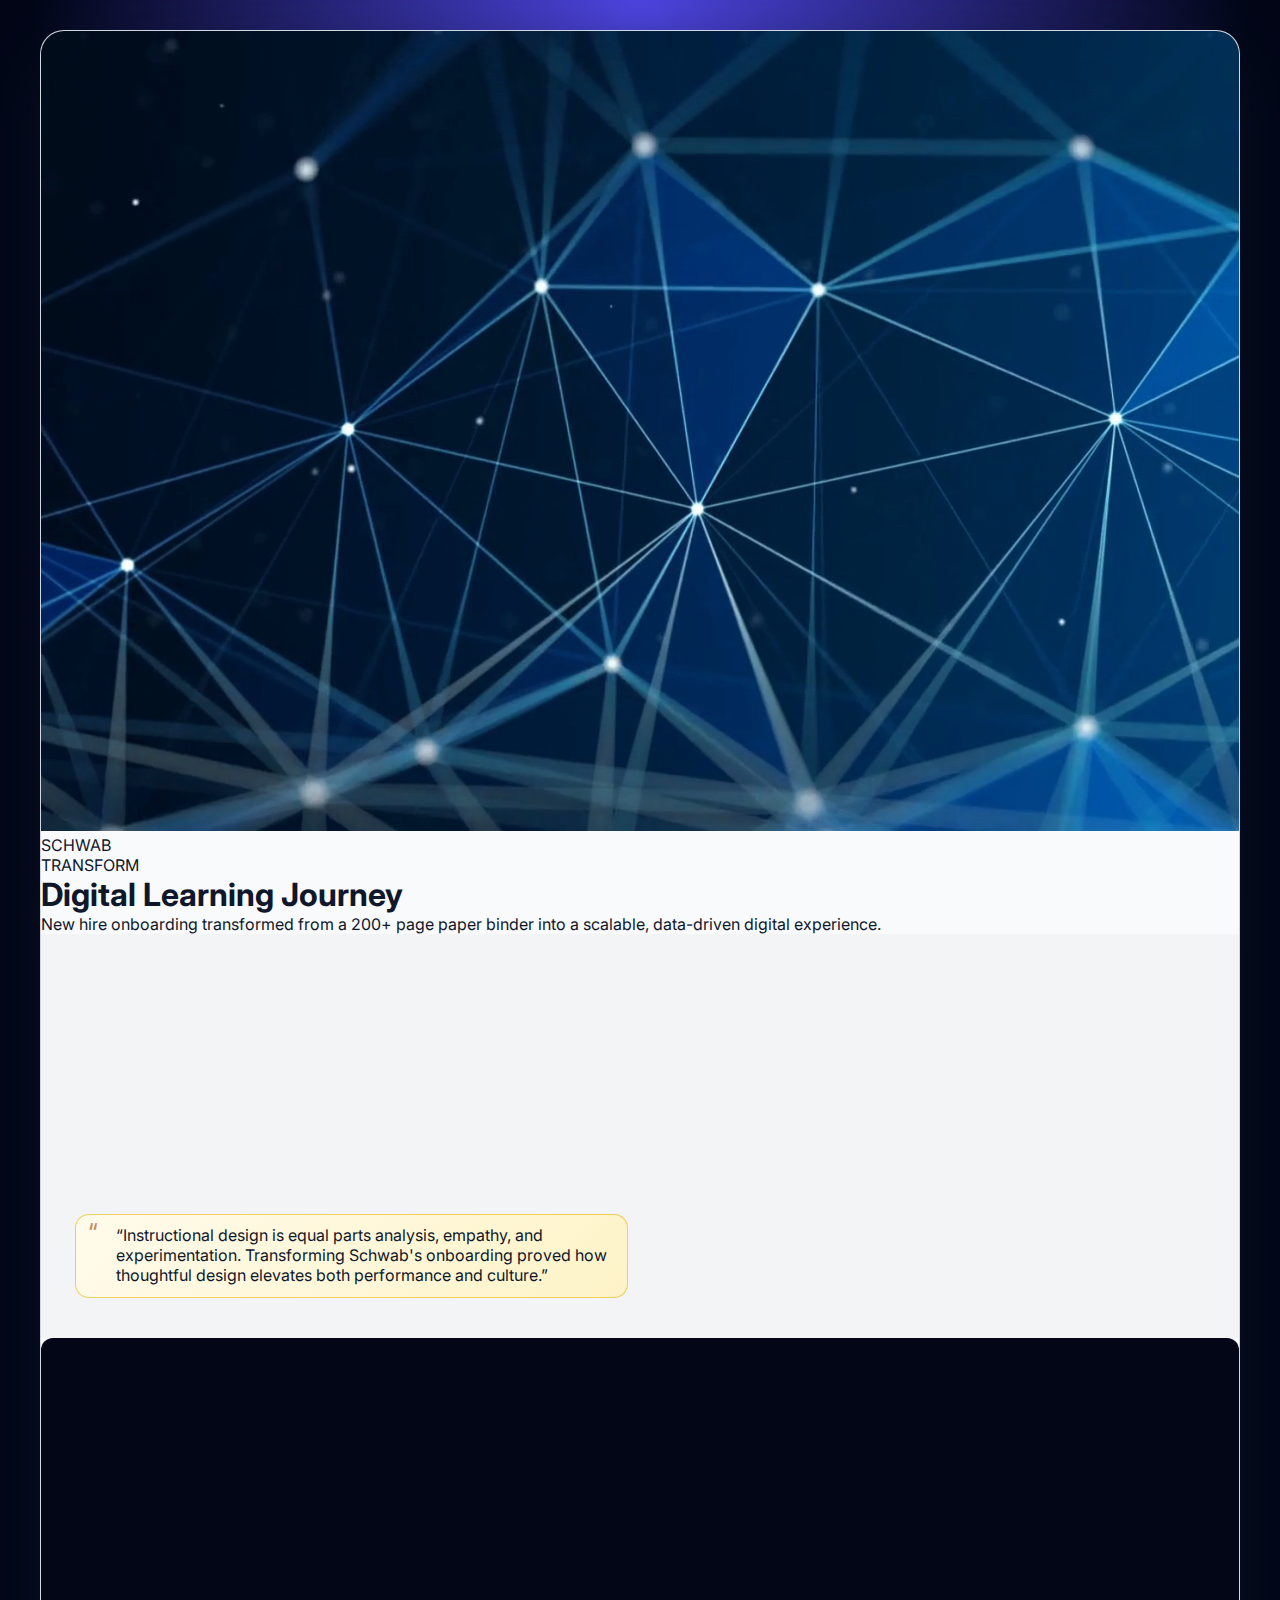
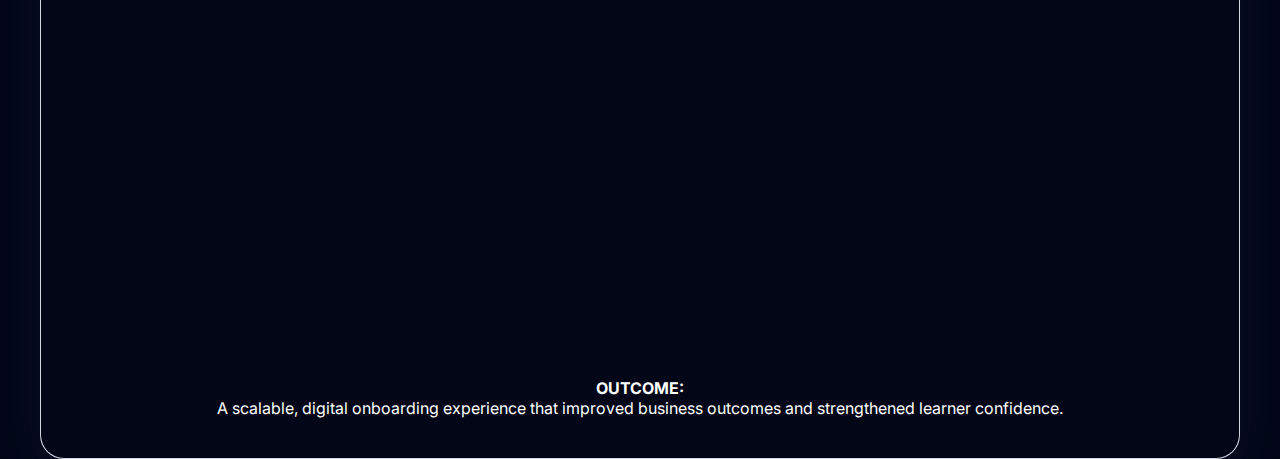
<file: three.index.html>
<!DOCTYPE html>
<html lang="en">
<head>
  <meta charset="UTF-8" />
  <meta name="viewport" content="width=device-width, initial-scale=1.0" />
  <title>Schwab Digital Learning Journey</title>
  <link href="https://fonts.googleapis.com/css2?family=Inter:wght@300;400;600;700;800&display=swap" rel="stylesheet" />
  <link rel="stylesheet" href="styles.css" />
</head>
<body>
  <div class="page-wrapper">
    <header class="hero">
      <video class="hero-video" autoplay muted loop playsinline>
        <source src="hero-video.mp4" type="video/mp4" />
      </video>
      <div class="hero-overlay"></div>
      <div class="hero-logo">SCHWAB</div>
      <div class="hero-content">
        <div class="hero-tag">TRANSFORM</div>
        <h1 class="hero-title">Digital Learning Journey</h1>
        <p class="hero-subtitle">
          New hire onboarding transformed from a 200+ page paper binder into a scalable, data-driven digital experience.
        </p>
      </div>
    </header>

    <main class="main-content">
      <section class="column left-column">
        <section class="section reveal">
          <h2 class="section-title"><span class="icon">📋</span> Project Summary</h2>
          <p>
            Schwab's onboarding relied on a 200+ page static binder. The mission was to reimagine onboarding as a digital, data-driven learning journey improving performance and retention.
          </p>
        </section>
        <section class="section reveal">
          <h2 class="section-title"><span class="icon">🎯</span> Design Process</h2>
          <ul>
            <li><b>📊 Structured Analysis:</b> Applied ADDIE, SAM, Bloom’s, and Kirkpatrick frameworks.</li>
            <li><b>🛠️ Tools:</b> Articulate 360, Cornerstone LMS, Adobe Suite, TechSmith.</li>
            <li><b>🤝 Collaboration:</b> Partnered with SMEs and trainers, piloted modules, refined with analytics.</li>
          </ul>
        </section>
        <section class="quote-box reveal">
          <p>“Instructional design is equal parts analysis, empathy, and experimentation. Transforming Schwab's onboarding proved how thoughtful design elevates both performance and culture.”</p>
        </section>
      </section>

      <section class="column right-column">
        <section class="section reveal">
          <h2 class="section-title"><span class="icon">⚡</span> Key Enhancements</h2>
          <ul>
            <li>🎮 Interactive Simulations – Scenario-based practice for real interactions.</li>
            <li>💡 Real-Time Feedback – Learner dashboards with performance tracking.</li>
            <li>🎯 Adaptive Pathways – Role-based journeys accelerating readiness.</li>
            <li>🔄 Reinforcement Strategy – 30/60/90-day follow-ups for retention.</li>
          </ul>
        </section>
        <section class="section reveal">
          <h2 class="section-title"><span class="icon">📈</span> Impact & Results</h2>
          <div class="metric-circles">
            <div class="circle">📉<p>Attrition ↓</p></div>
            <div class="circle">📈<p>Retention ↑</p></div>
            <div class="circle">+25%<p>Confidence ↑</p></div>
            <div class="circle">⚡<p>Time ↓</p></div>
            <div class="circle">🌱<p>Zero Print</p></div>
          </div>
        </section>
      </section>
    </main>

    <footer class="footer"><strong>OUTCOME:</strong> A scalable, digital onboarding experience that improved business outcomes and strengthened learner confidence.</footer>
  </div>
  <script src="script.js"></script>
</body>
</html>
</file>
<file: styles.css>
/* GLOBAL */

* {
  margin: 0;
  padding: 0;
  box-sizing: border-box;
}

html,
body {
  height: 100%;
}

body {
  font-family: "Inter", -apple-system, BlinkMacSystemFont, "Segoe UI", sans-serif;
  background: radial-gradient(circle at top, #4f46e5 0, #020617 55%, #020617 100%);
  color: #0f172a;
  padding: 30px 16px;
  display: flex;
  justify-content: center;
  align-items: flex-start;
}

/* PAGE WRAPPER */

.page-wrapper {
  max-width: 1200px;
  width: 100%;
  background: #f9fafb;
  border-radius: 24px;
  overflow: hidden;
  box-shadow: 0 24px 70px rgba(15, 23, 42, 0.55);
  border: 1px solid rgba(148, 163, 184, 0.4);
}

/* HEADER WITH HERO IMAGE */

.header {
  position: relative;
  overflow: hidden;
  padding: 60px 50px 50px;
  color: #fff;
  background: #0b1120
    url("https://raw.githubusercontent.com/lajhinfo-creator/Schwab-learning-journey/main/Image1.png")
      center/cover no-repeat;
}

.header::before {
  content: "";
  position: absolute;
  top: -100px;
  left: -50px;
  width: 300px;
  height: 300px;
  background: linear-gradient(135deg, #3498db 0%, #2ecc71 100%);
  border-radius: 50%;
  opacity: 0.3;
  animation: pulse 4s ease-in-out infinite;
  z-index: 1;
}

.header::after {
  content: "";
  position: absolute;
  bottom: -50px;
  right: -50px;
  width: 250px;
  height: 250px;
  background: linear-gradient(135deg, #e74c3c 0%, #c0392b 100%);
  border-radius: 50%;
  opacity: 0.2;
  animation: float 6s ease-in-out infinite;
  z-index: 1;
}

/* Ensure header text appears above gradients */

.header .logo,
.header .header-tag,
.header h1,
.header .subtitle {
  position: relative;
  z-index: 2;
}

.logo {
  position: absolute;
  top: 0px;
  right: 30px;
  background: rgba(15, 23, 42, 0.85);
  padding: 6px 16px;
  border-radius: 999px;
  font-size: 11px;
  color: #e5e7eb;
  font-weight: 700;
  letter-spacing: 0.16em;
  box-shadow: 0 6px 18px rgba(15, 23, 42, 0.6);
  border: 1px solid rgba(148, 163, 184, 0.6);
  width: auto;          /* prevents full width stretch */
  display: inline-block; /* keeps it tight to content */
  z-index: 3;           /* stays above background, below text */
}

.header-tag {
  font-size: 13px;
  font-weight: 600;
  letter-spacing: 0.24em;
  text-transform: uppercase;
  color: #a5b4fc;
  margin-bottom: 15px;
}

.header h1 {
  font-size: 40px;
  font-weight: 800;
  margin-bottom: 8px;
  line-height: 1.15;
}

.subtitle {
  font-size: 18px;
  opacity: 0.95;
}

/* KEYFRAMES */

@keyframes pulse {
  0%,
  100% {
    transform: scale(1);
    opacity: 0.3;
  }
  50% {
    transform: scale(1.1);
    opacity: 0.5;
  }
}

@keyframes float {
  0%,
  100% {
    transform: translate(0, 0);
  }
  50% {
    transform: translate(-18px, -18px);
  }
}

/* MAIN CONTENT */

.main-content {
  display: grid;
  grid-template-columns: minmax(0, 1.25fr) minmax(0, 1.25fr);
  gap: 24px;
  padding: 30px 34px 34px;
  background: #f3f4f6;
}

.column {
  display: flex;
  flex-direction: column;
  gap: 18px;
}

.card {
  background: #f9fafb;
  border-radius: 18px;
  padding: 20px 22px 18px;
  box-shadow: 0 12px 30px rgba(15, 23, 42, 0.08);
  border: 1px solid rgba(148, 163, 184, 0.35);
}

.section-header {
  display: flex;
  align-items: center;
  gap: 10px;
  margin-bottom: 8px;
}

.section-icon {
  width: 30px;
  height: 30px;
  border-radius: 10px;
  display: inline-flex;
  align-items: center;
  justify-content: center;
  font-size: 18px;
}

.section-icon.summary {
  background: #fee2e2;
  color: #b91c1c;
}
.section-icon.process {
  background: #ffedd5;
  color: #c05621;
}
.section-icon.enhance {
  background: #dbeafe;
  color: #1d4ed8;
}
.section-icon.impact {
  background: #dcfce7;
  color: #15803d;
}

.section-title {
  font-size: 18px;
  font-weight: 700;
  color: #111827;
}

.section-body {
  font-size: 14px;
  line-height: 1.7;
  color: #4b5563;
}

/* BULLETS */

.bullet-group {
  display: flex;
  flex-direction: column;
  gap: 10px;
  margin-top: 6px;
}

.bullet-title {
  font-size: 14px;
  font-weight: 600;
  color: #111827;
  margin-bottom: 2px;
}

.bullet-text {
  font-size: 13px;
  line-height: 1.7;
  color: #4b5563;
}

/* QUOTE */

.quote-box {
  margin-top: 12px;
  background: linear-gradient(135deg, #fffbeb, #fef3c7);
  border-radius: 14px;
  padding: 10px 14px 12px 40px;
  position: relative;
  border: 1px solid rgba(234, 179, 8, 0.6);
}

.quote-box::before {
  content: "“";
  position: absolute;
  left: 12px;
  top: 2px;
  font-size: 26px;
  color: rgba(180, 83, 9, 0.7);
}

.quote-text {
  font-size: 13px;
  line-height: 1.7;
  color: #713f12;
}

/* ENHANCEMENTS */

.enhancement-list {
  display: flex;
  flex-direction: column;
  gap: 10px;
}

.enhancement {
  display: flex;
  align-items: flex-start;
  gap: 10px;
  padding: 10px 12px;
  border-radius: 12px;
  background: #fef2f2;
  border: 1px solid rgba(248, 113, 113, 0.4);
}

.enhancement:nth-child(2) {
  background: #eff6ff;
  border-color: rgba(59, 130, 246, 0.4);
}

.enhancement:nth-child(3) {
  background: #ecfeff;
  border-color: rgba(6, 182, 212, 0.4);
}

.enhancement:nth-child(4) {
  background: #fef9c3;
  border-color: rgba(234, 179, 8, 0.4);
}

.enhancement-icon {
  font-size: 18px;
  margin-top: 2px;
}

.enhancement-title {
  font-size: 14px;
  font-weight: 600;
  color: #111827;
}

.enhancement-text {
  font-size: 12px;
  color: #4b5563;
  line-height: 1.7;
}

/* IMPACT */

.impact-grid {
  display: flex;
  flex-wrap: wrap;
  gap: 10px;
  margin-top: 6px;
}

.impact-pill {
  display: inline-flex;
  align-items: center;
  gap: 6px;
  padding: 7px 12px;
  border-radius: 999px;
  font-size: 12px;
  background: #fee2e2;
  color: #b91c1c;
  border: 1px solid rgba(248, 113, 113, 0.5);
}

.impact-pill:nth-child(3) {
  background: #fef3c7;
  color: #b45309;
  border-color: rgba(245, 158, 11, 0.5);
}

.impact-pill:nth-child(4) {
  background: #e0f2fe;
  color: #075985;
  border-color: rgba(59, 130, 246, 0.5);
}

.impact-pill:nth-child(5) {
  background: #dcfce7;
  color: #166534;
  border-color: rgba(34, 197, 94, 0.5);
}

.impact-icon {
  font-size: 14px;
}

/* FOOTER WITH IMAGE */
.footer {
  position: relative;
  width: 100%;
  height: 80vh; /* keeps a cinematic balance */
  background: #020617
    url("https://raw.githubusercontent.com/lajhinfo-creator/Schwab-learning-journey/main/Image6.png")
      center/cover no-repeat;
  background-attachment: fixed;
  background-position: center 70%; /* shifts image upward to crop bottom */
  color: white;
  text-align: center;
  overflow: hidden;
  display: flex;
  flex-direction: column;
  justify-content: flex-end;
  padding: 40px;
  box-sizing: border-box;
  border-top-left-radius: 12px;
  border-top-right-radius: 12px;
}

/* Overlay gradient (bottom fade for natural reveal) */
.footer-overlay {
  position: absolute;
  inset: 0;
  background: linear-gradient(
    to top,
    rgba(15, 23, 42, 0.55) 0%,
    rgba(15, 23, 42, 0.25) 30%,
    transparent 80%
  );
  z-index: 0;
}

/* Footer text */
.footer-text {
  position: relative;
  z-index: 2;
  max-width: 900px;
  margin: 0 auto;
  line-height: 1.8;
  font-size: 14px;
  color: #f8fafc;
  text-shadow: 0 2px 10px rgba(0, 0, 0, 0.6);
}


/* REVEAL ANIMATION */

.section.reveal {
  opacity: 0;
  transform: translateY(20px);
  transition: opacity 0.6s ease-out, transform 0.6s ease-out;
}

.section.reveal.visible {
  opacity: 1;
  transform: translateY(0);
}

/* PDF BUTTON */

.pdf-button {
  position: fixed;
  right: 24px;
  bottom: 24px;
  padding: 10px 18px;
  border-radius: 999px;
  background: #2563eb;
  color: #f9fafb;
  border: none;
  font-size: 13px;
  font-weight: 500;
  box-shadow: 0 12px 30px rgba(37, 99, 235, 0.5);
  cursor: pointer;
  display: inline-flex;
  align-items: center;
  gap: 6px;
  z-index: 40;
}

.pdf-button:hover {
  background: #1d4ed8;
}

/* RESPONSIVE */

@media (max-width: 900px) {
  body {
    padding: 16px;
  }

  .header {
    padding: 40px 24px 32px;
  }

  .main-content {
    grid-template-columns: minmax(0, 1fr);
    padding: 20px 18px 24px;
  }
}

@media print {
  body {
    background: #ffffff;
    padding: 0;
  }

  .page-wrapper {
    border-radius: 0;
    box-shadow: none;
  }

  .pdf-button {
    display: none !important;
  }
}

/* ================= PRINT / PDF LAYOUT ================== */
@page {
  size: letter portrait;
  margin: 0;
}

@media print {

  html,
  body {
    width: 100%;
    height: 100%;
    margin: 0 !important;
    padding: 0 !important;
    background: #ffffff !important;
  }

  /* Make the one-pager fill the page but stay on a single sheet */
  .page-wrapper {
    margin: 0 !important;
    width: 100%;
    max-width: none !important;
    border-radius: 0 !important;
    box-shadow: none !important;
    transform: scale(0.96);           /* shrink just enough to fit */
    transform-origin: top center;
  }

  /* Tighten spacing so footer can fit fully */
  .main-card {
    padding: 24px 28px 18px !important;
  }

  .content-grid {
    gap: 12px !important;
  }

  .section {
    margin-bottom: 10px !important;
  }

  /* Footer: slightly shorter in print so image + text fit cleanly */
  .footer {
    height: 180px !important;
    padding: 10px 28px !important;
    background-attachment: scroll !important;
    background-size: cover !important;
    background-position: center 78% !important; /* nudge image up a bit */
  }

  .footer-text {
    font-size: 11.5px !important;
    line-height: 1.5 !important;
    max-width: 7.1in;
    margin: 0 auto;
  }

  /* Hide interactive-only elements */
  #downloadPDF {
    display: none !important;
  }
}
</file>
